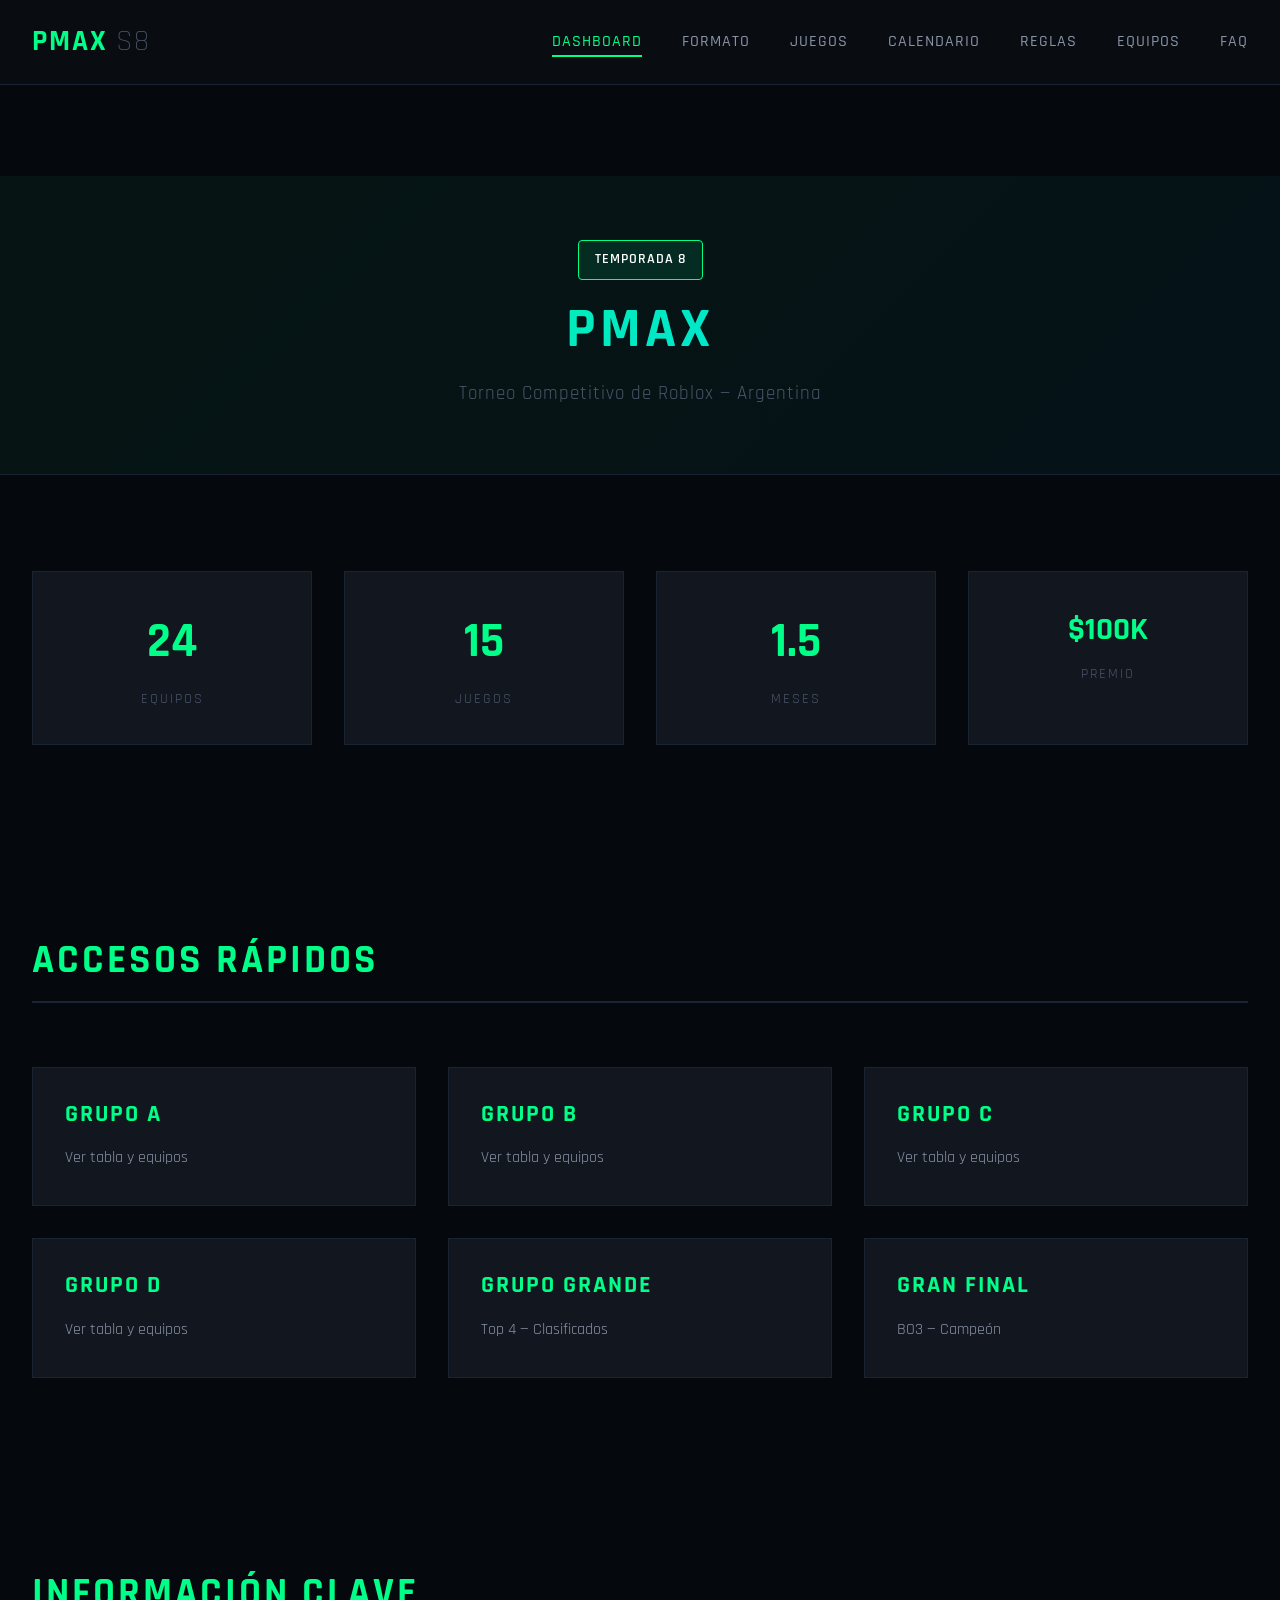
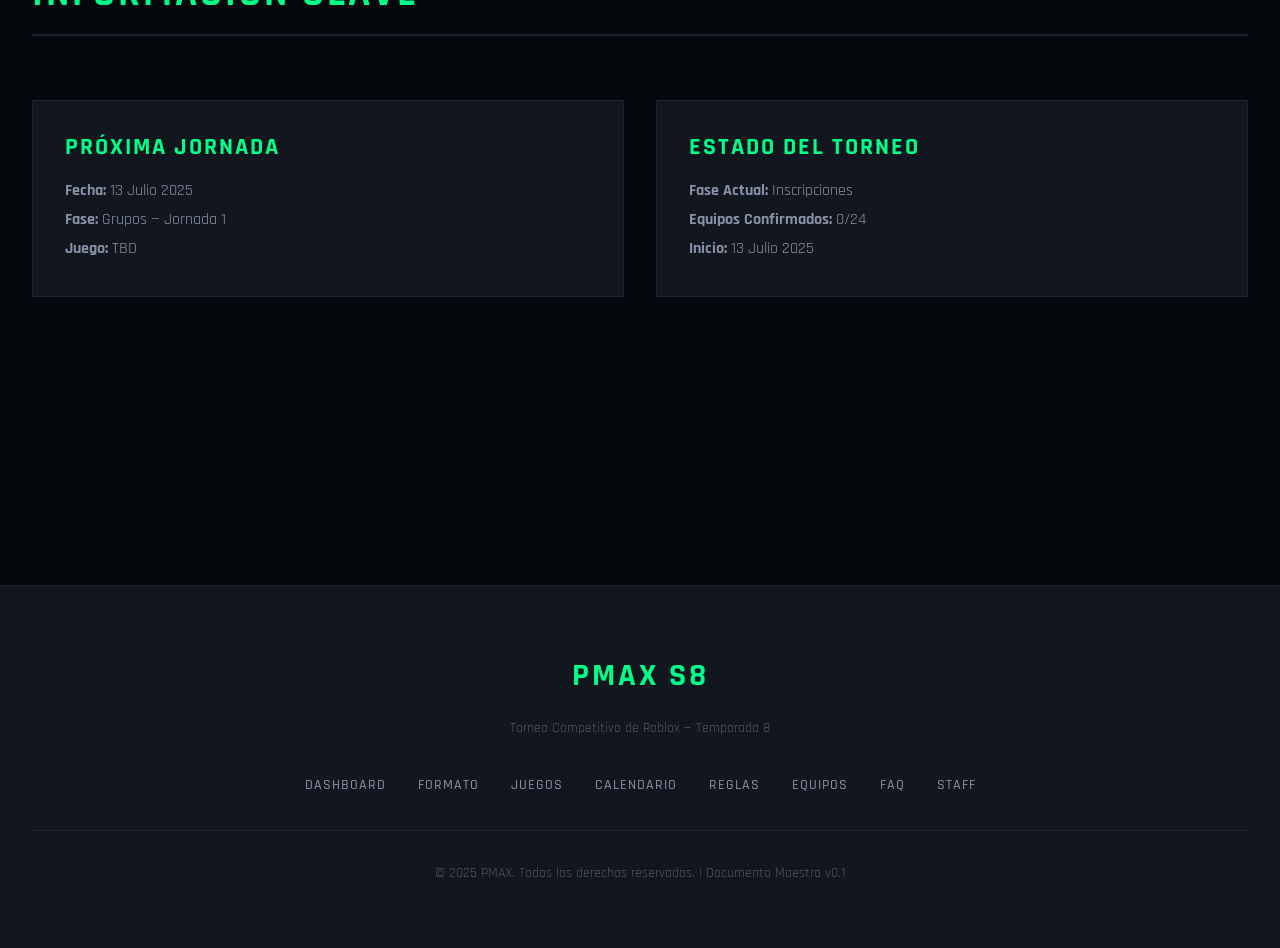
<file: index.html>
<!DOCTYPE html>
<html lang="es">
<head>
    <meta charset="UTF-8">
    <meta name="viewport" content="width=device-width, initial-scale=1.0">
    <title>PMAX S8 — Torneo Competitivo Roblox</title>
    <link rel="preconnect" href="https://fonts.googleapis.com">
    <link rel="preconnect" href="https://fonts.gstatic.com" crossorigin>
    <link href="https://fonts.googleapis.com/css2?family=Rajdhani:wght@300;400;500;600;700&family=JetBrains+Mono:wght@400;500;600;700&display=swap" rel="stylesheet">
    <link rel="stylesheet" href="css/base.css">
    <link rel="stylesheet" href="css/components.css">
</head>
<body>
    <header>
        <nav>
            <div class="logo">PMAX <span>S8</span></div>
            <button class="menu-toggle" aria-label="Toggle menu">☰</button>
            <ul class="nav-links">
                <li><a href="index.html">Dashboard</a></li>
                <li><a href="pages/formato.html">Formato</a></li>
                <li><a href="pages/juegos.html">Juegos</a></li>
                <li><a href="pages/calendario.html">Calendario</a></li>
                <li><a href="pages/reglas.html">Reglas</a></li>
                <li><a href="pages/equipos.html">Equipos</a></li>
                <li><a href="pages/faq.html">FAQ</a></li>
            </ul>
        </nav>
    </header>

    <main class="page-content">
        <section class="page-hero">
            <div class="container text-center">
                <div class="badge mb-sm">TEMPORADA 8</div>
                <h1>PMAX</h1>
                <p>Torneo Competitivo de Roblox — Argentina</p>
            </div>
        </section>

        <section class="section">
            <div class="container">
                <div class="grid grid-4">
                    <div class="card text-center">
                        <div style="font-size: 3rem; font-weight: 700; color: var(--primary); margin-bottom: 0.5rem;">24</div>
                        <div style="font-size: 0.9rem; text-transform: uppercase; letter-spacing: 2px; color: var(--text-muted);">Equipos</div>
                    </div>
                    <div class="card text-center">
                        <div style="font-size: 3rem; font-weight: 700; color: var(--primary); margin-bottom: 0.5rem;">15</div>
                        <div style="font-size: 0.9rem; text-transform: uppercase; letter-spacing: 2px; color: var(--text-muted);">Juegos</div>
                    </div>
                    <div class="card text-center">
                        <div style="font-size: 3rem; font-weight: 700; color: var(--primary); margin-bottom: 0.5rem;">1.5</div>
                        <div style="font-size: 0.9rem; text-transform: uppercase; letter-spacing: 2px; color: var(--text-muted);">Meses</div>
                    </div>
                    <div class="card text-center">
                        <div style="font-size: 2rem; font-weight: 700; color: var(--primary); margin-bottom: 0.5rem;">$100K</div>
                        <div style="font-size: 0.9rem; text-transform: uppercase; letter-spacing: 2px; color: var(--text-muted);">Premio</div>
                    </div>
                </div>
            </div>
        </section>

        <section class="section">
            <div class="container">
                <div class="section-header">
                    <h2 class="section-title">Accesos Rápidos</h2>
                </div>
                
                <div class="grid grid-3">
                    <a href="pages/grupo-a.html" style="text-decoration: none;">
                        <div class="card">
                            <h3 class="card-title">Grupo A</h3>
                            <p class="card-content">Ver tabla y equipos</p>
                        </div>
                    </a>
                    <a href="pages/grupo-b.html" style="text-decoration: none;">
                        <div class="card">
                            <h3 class="card-title">Grupo B</h3>
                            <p class="card-content">Ver tabla y equipos</p>
                        </div>
                    </a>
                    <a href="pages/grupo-c.html" style="text-decoration: none;">
                        <div class="card">
                            <h3 class="card-title">Grupo C</h3>
                            <p class="card-content">Ver tabla y equipos</p>
                        </div>
                    </a>
                    <a href="pages/grupo-d.html" style="text-decoration: none;">
                        <div class="card">
                            <h3 class="card-title">Grupo D</h3>
                            <p class="card-content">Ver tabla y equipos</p>
                        </div>
                    </a>
                    <a href="pages/grupo-grande.html" style="text-decoration: none;">
                        <div class="card">
                            <h3 class="card-title">Grupo Grande</h3>
                            <p class="card-content">Top 4 — Clasificados</p>
                        </div>
                    </a>
                    <a href="pages/final.html" style="text-decoration: none;">
                        <div class="card">
                            <h3 class="card-title">Gran Final</h3>
                            <p class="card-content">BO3 — Campeón</p>
                        </div>
                    </a>
                </div>
            </div>
        </section>

        <section class="section">
            <div class="container">
                <div class="section-header">
                    <h2 class="section-title">Información Clave</h2>
                </div>
                
                <div class="grid grid-2">
                    <div class="card">
                        <h3 class="card-title">Próxima Jornada</h3>
                        <div class="card-content">
                            <p><strong>Fecha:</strong> 13 Julio 2025</p>
                            <p><strong>Fase:</strong> Grupos — Jornada 1</p>
                            <p><strong>Juego:</strong> TBD</p>
                        </div>
                    </div>
                    <div class="card">
                        <h3 class="card-title">Estado del Torneo</h3>
                        <div class="card-content">
                            <p><strong>Fase Actual:</strong> Inscripciones</p>
                            <p><strong>Equipos Confirmados:</strong> 0/24</p>
                            <p><strong>Inicio:</strong> 13 Julio 2025</p>
                        </div>
                    </div>
                </div>
            </div>
        </section>
    </main>

    <footer>
        <div class="footer-content">
            <div class="footer-brand">PMAX S8</div>
            <p class="footer-text">Torneo Competitivo de Roblox — Temporada 8</p>
            
            <ul class="footer-links">
                <li><a href="index.html">Dashboard</a></li>
                <li><a href="pages/formato.html">Formato</a></li>
                <li><a href="pages/juegos.html">Juegos</a></li>
                <li><a href="pages/calendario.html">Calendario</a></li>
                <li><a href="pages/reglas.html">Reglas</a></li>
                <li><a href="pages/equipos.html">Equipos</a></li>
                <li><a href="pages/faq.html">FAQ</a></li>
                <li><a href="pages/staff.html">Staff</a></li>
            </ul>

            <div class="copyright">
                © 2025 PMAX. Todos los derechos reservados. | Documento Maestro v0.1
            </div>
        </div>
    </footer>

    <script src="js/nav.js"></script>
</body>
</html>
</file>
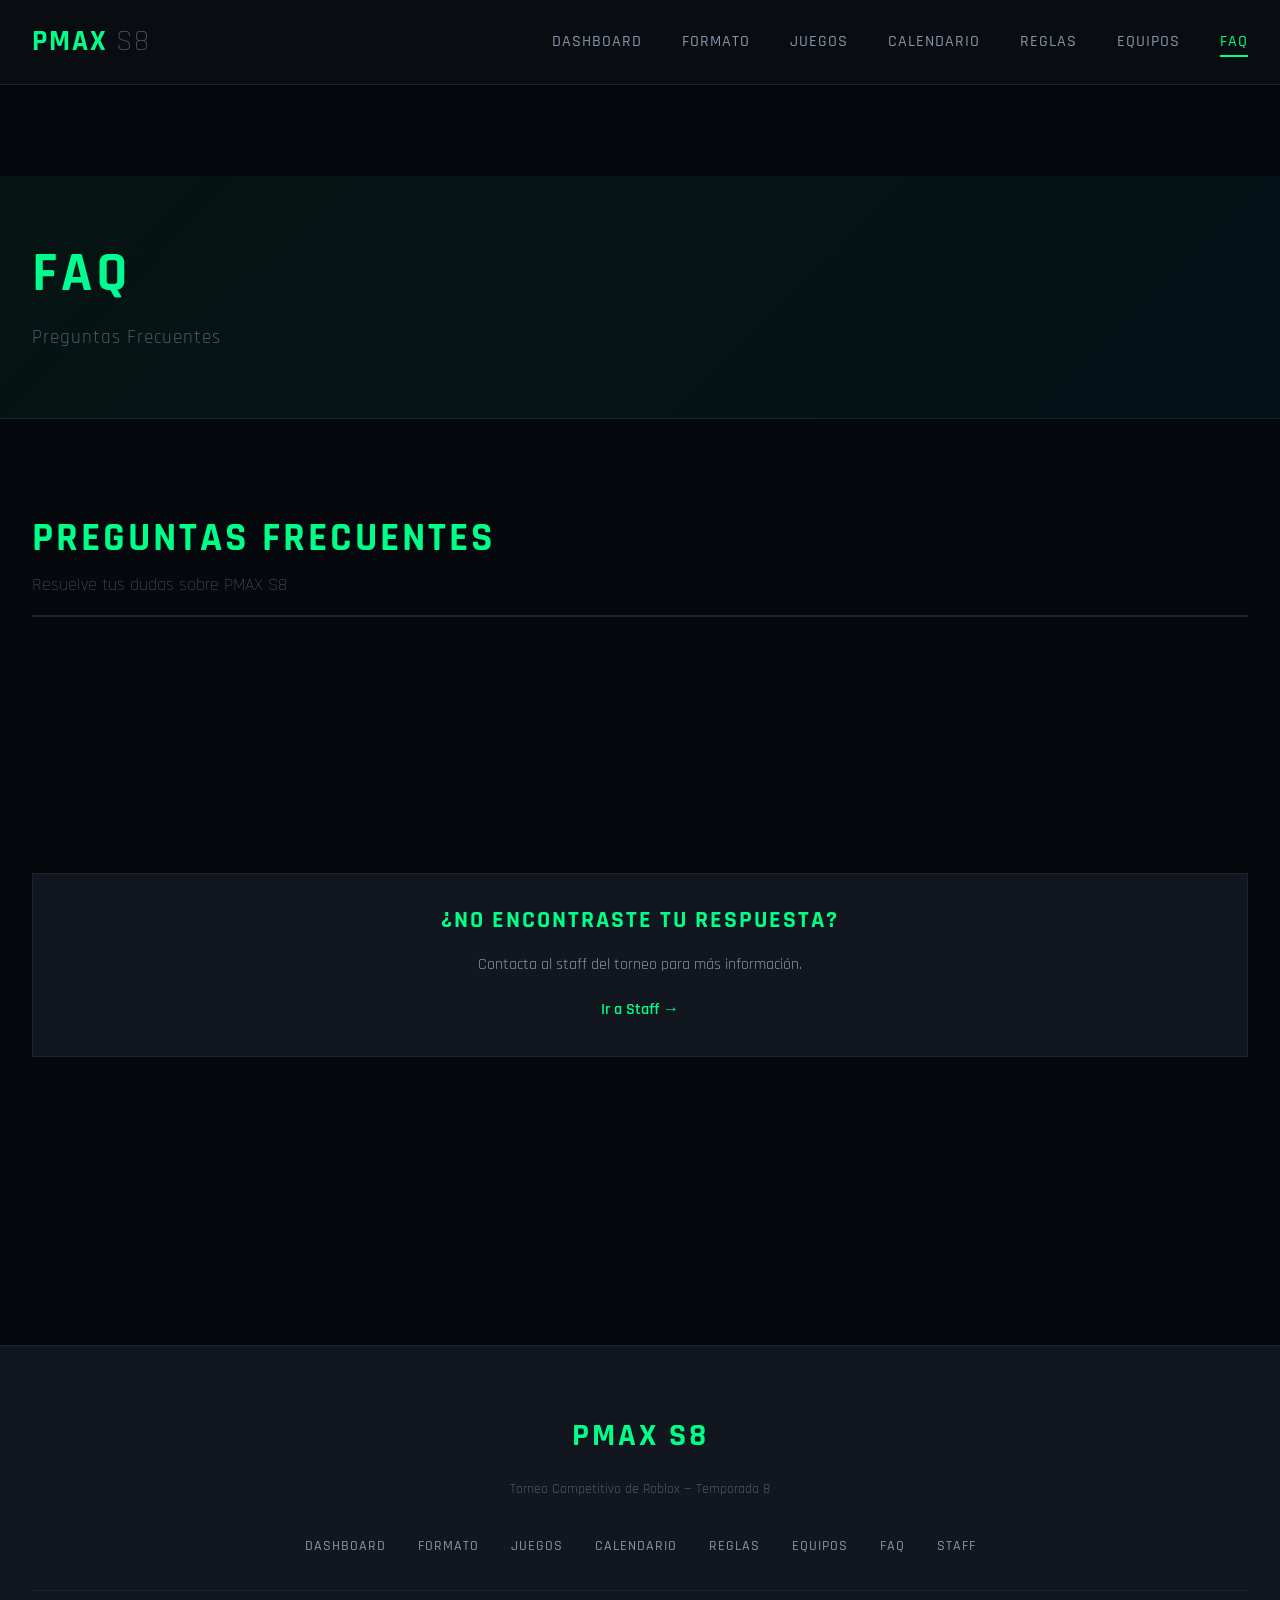
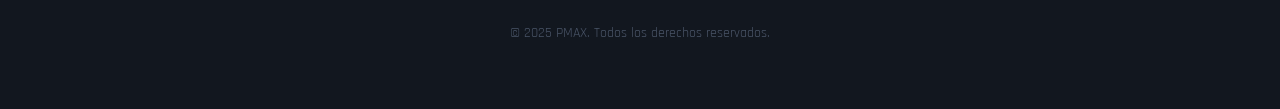
<file: pages/faq.html>
<!DOCTYPE html>
<html lang="es">
<head>
    <meta charset="UTF-8">
    <meta name="viewport" content="width=device-width, initial-scale=1.0">
    <title>FAQ — PMAX S8</title>
    <link rel="preconnect" href="https://fonts.googleapis.com">
    <link rel="preconnect" href="https://fonts.gstatic.com" crossorigin>
    <link href="https://fonts.googleapis.com/css2?family=Rajdhani:wght@300;400;500;600;700&family=JetBrains+Mono:wght@400;500;600;700&display=swap" rel="stylesheet">
    <link rel="stylesheet" href="../css/base.css">
    <link rel="stylesheet" href="../css/components.css">
</head>
<body>
    <header>
        <nav>
            <div class="logo">PMAX <span>S8</span></div>
            <button class="menu-toggle" aria-label="Toggle menu">☰</button>
            <ul class="nav-links">
                <li><a href="../index.html">Dashboard</a></li>
                <li><a href="formato.html">Formato</a></li>
                <li><a href="juegos.html">Juegos</a></li>
                <li><a href="calendario.html">Calendario</a></li>
                <li><a href="reglas.html">Reglas</a></li>
                <li><a href="equipos.html">Equipos</a></li>
                <li><a href="faq.html">FAQ</a></li>
            </ul>
        </nav>
    </header>

    <main class="page-content">
        <section class="page-hero">
            <div class="container">
                <h1>FAQ</h1>
                <p>Preguntas Frecuentes</p>
            </div>
        </section>

        <section class="section">
            <div class="container">
                <div class="section-header">
                    <h2 class="section-title">Preguntas Frecuentes</h2>
                    <p class="section-subtitle">Resuelve tus dudas sobre PMAX S8</p>
                </div>

                <div id="faq-container">
                    <!-- Cargado dinámicamente desde faq.json -->
                </div>
            </div>
        </section>

        <section class="section">
            <div class="container">
                <div class="card text-center">
                    <h3 class="card-title">¿No encontraste tu respuesta?</h3>
                    <div class="card-content">
                        <p>Contacta al staff del torneo para más información.</p>
                        <p class="mt-sm"><a href="staff.html" style="color: var(--primary); font-weight: 600;">Ir a Staff →</a></p>
                    </div>
                </div>
            </div>
        </section>
    </main>

    <footer>
        <div class="footer-content">
            <div class="footer-brand">PMAX S8</div>
            <p class="footer-text">Torneo Competitivo de Roblox — Temporada 8</p>
            
            <ul class="footer-links">
                <li><a href="../index.html">Dashboard</a></li>
                <li><a href="formato.html">Formato</a></li>
                <li><a href="juegos.html">Juegos</a></li>
                <li><a href="calendario.html">Calendario</a></li>
                <li><a href="reglas.html">Reglas</a></li>
                <li><a href="equipos.html">Equipos</a></li>
                <li><a href="faq.html">FAQ</a></li>
                <li><a href="staff.html">Staff</a></li>
            </ul>

            <div class="copyright">
                © 2025 PMAX. Todos los derechos reservados.
            </div>
        </div>
    </footer>

    <script src="../js/nav.js"></script>
    <script src="../js/data.js"></script>
    <script>
        // Cargar FAQ
        document.addEventListener('DOMContentLoaded', function() {
            PMAX_DATA.renderFAQ();
        });
    </script>
</body>
</html>
</file>
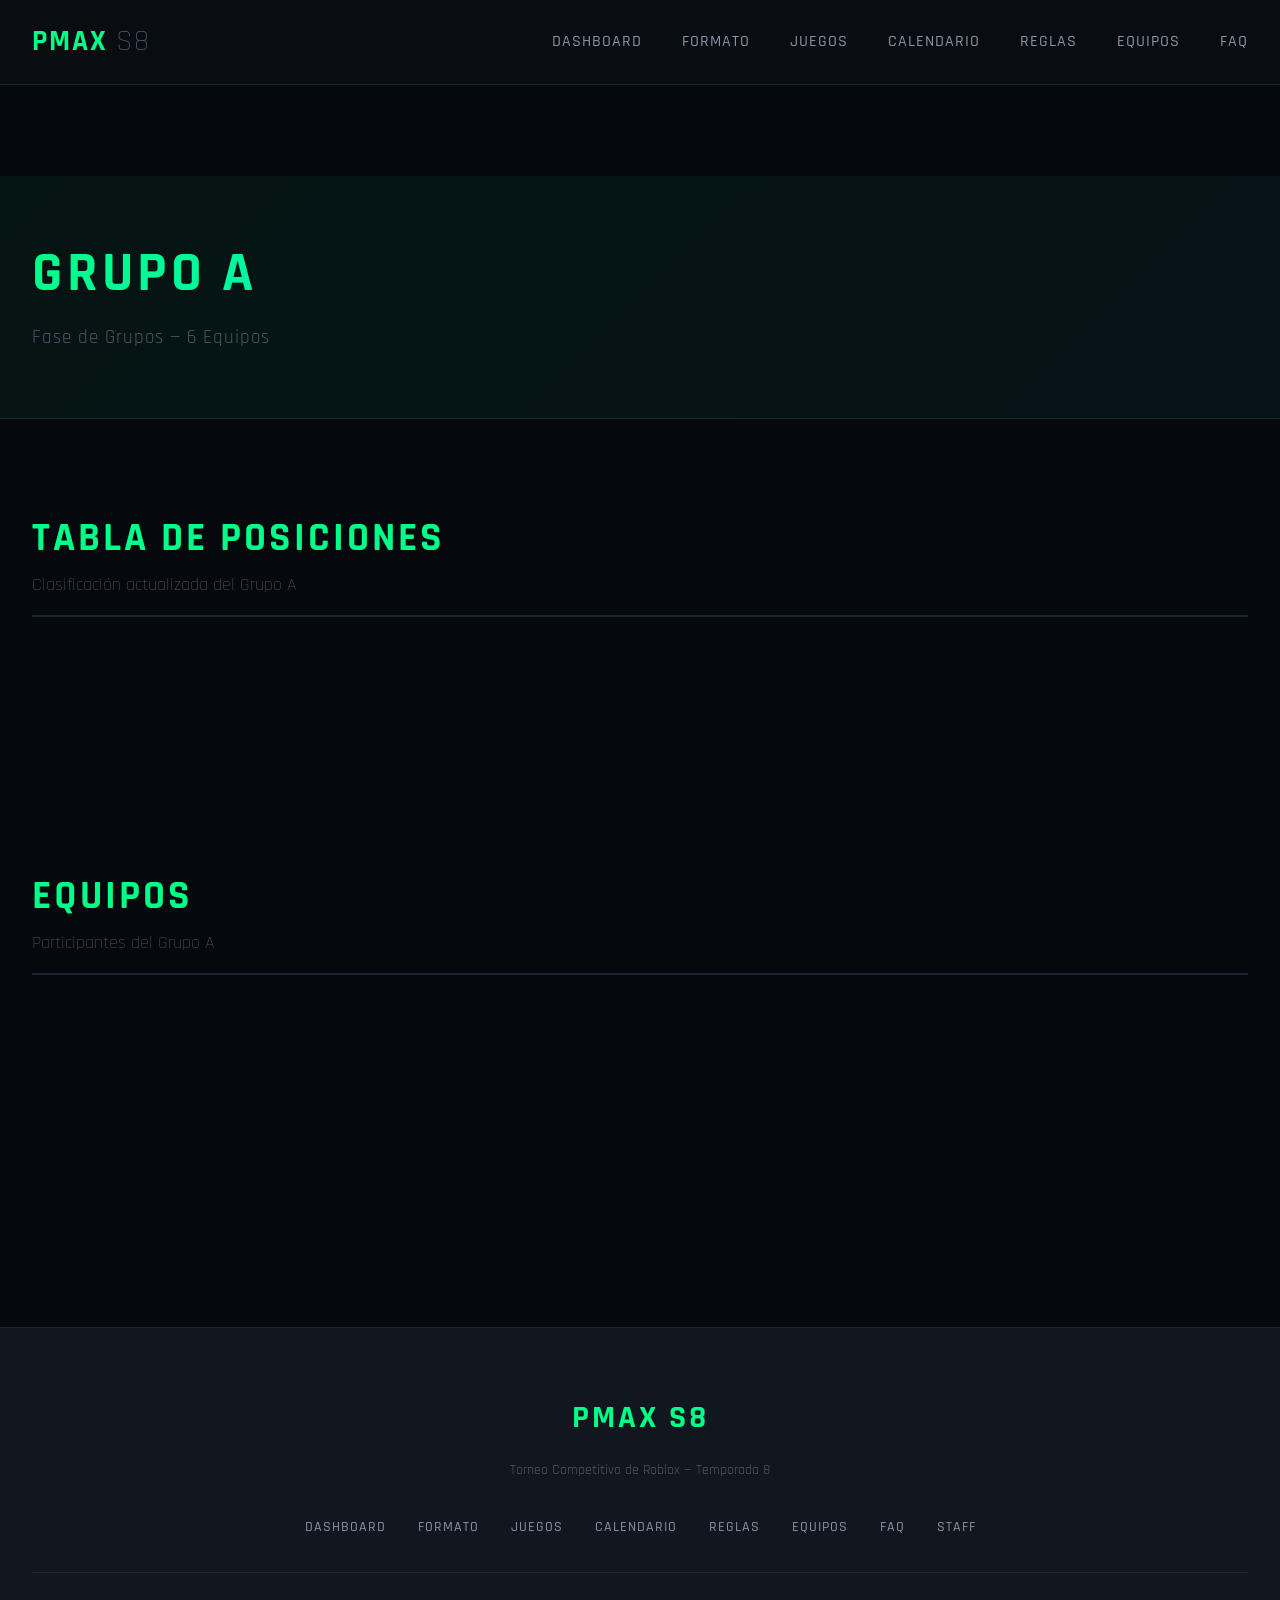
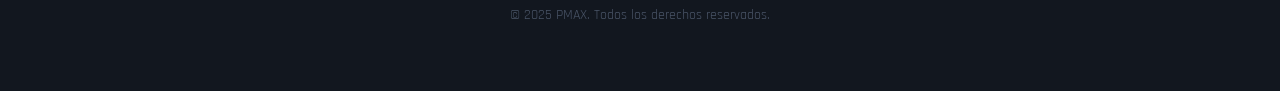
<file: pages/grupo-a.html>
<!DOCTYPE html>
<html lang="es">
<head>
    <meta charset="UTF-8">
    <meta name="viewport" content="width=device-width, initial-scale=1.0">
    <title>Grupo A — PMAX S8</title>
    <link rel="preconnect" href="https://fonts.googleapis.com">
    <link rel="preconnect" href="https://fonts.gstatic.com" crossorigin>
    <link href="https://fonts.googleapis.com/css2?family=Rajdhani:wght@300;400;500;600;700&family=JetBrains+Mono:wght@400;500;600;700&display=swap" rel="stylesheet">
    <link rel="stylesheet" href="../css/base.css">
    <link rel="stylesheet" href="../css/components.css">
</head>
<body>
    <header>
        <nav>
            <div class="logo">PMAX <span>S8</span></div>
            <button class="menu-toggle" aria-label="Toggle menu">☰</button>
            <ul class="nav-links">
                <li><a href="../index.html">Dashboard</a></li>
                <li><a href="formato.html">Formato</a></li>
                <li><a href="juegos.html">Juegos</a></li>
                <li><a href="calendario.html">Calendario</a></li>
                <li><a href="reglas.html">Reglas</a></li>
                <li><a href="equipos.html">Equipos</a></li>
                <li><a href="faq.html">FAQ</a></li>
            </ul>
        </nav>
    </header>

    <main class="page-content">
        <section class="page-hero">
            <div class="container">
                <h1>Grupo A</h1>
                <p>Fase de Grupos — 6 Equipos</p>
            </div>
        </section>

        <section class="section">
            <div class="container">
                <div class="section-header">
                    <h2 class="section-title">Tabla de Posiciones</h2>
                    <p class="section-subtitle">Clasificación actualizada del Grupo A</p>
                </div>

                <div id="standings-container">
                    <!-- Cargado dinámicamente desde standings.json -->
                </div>
            </div>
        </section>

        <section class="section">
            <div class="container">
                <div class="section-header">
                    <h2 class="section-title">Equipos</h2>
                    <p class="section-subtitle">Participantes del Grupo A</p>
                </div>

                <div class="grid grid-3" id="teams-container-group">
                    <!-- Se carga dinámicamente -->
                </div>
            </div>
        </section>
    </main>

    <footer>
        <div class="footer-content">
            <div class="footer-brand">PMAX S8</div>
            <p class="footer-text">Torneo Competitivo de Roblox — Temporada 8</p>
            
            <ul class="footer-links">
                <li><a href="../index.html">Dashboard</a></li>
                <li><a href="formato.html">Formato</a></li>
                <li><a href="juegos.html">Juegos</a></li>
                <li><a href="calendario.html">Calendario</a></li>
                <li><a href="reglas.html">Reglas</a></li>
                <li><a href="equipos.html">Equipos</a></li>
                <li><a href="faq.html">FAQ</a></li>
                <li><a href="staff.html">Staff</a></li>
            </ul>

            <div class="copyright">
                © 2025 PMAX. Todos los derechos reservados.
            </div>
        </div>
    </footer>

    <script src="../js/nav.js"></script>
    <script src="../js/data.js"></script>
    <script>
        // Cargar datos del Grupo A
        document.addEventListener('DOMContentLoaded', async function() {
            // Cargar tabla
            await PMAX_DATA.renderStandings('Grupo A');
            
            // Cargar equipos del grupo
            const teams = await PMAX_DATA.loadData('teams');
            const groupTeams = teams.filter(t => t.group === 'Grupo A');
            
            const container = document.getElementById('teams-container-group');
            container.innerHTML = groupTeams.map(team => `
                <div class="card">
                    <h3 class="card-title">${team.name}</h3>
                    <div class="card-content">
                        <p><strong>Jugadores:</strong><br>${team.players.join('<br>')}</p>
                    </div>
                </div>
            `).join('');
        });
    </script>
</body>
</html>
</file>
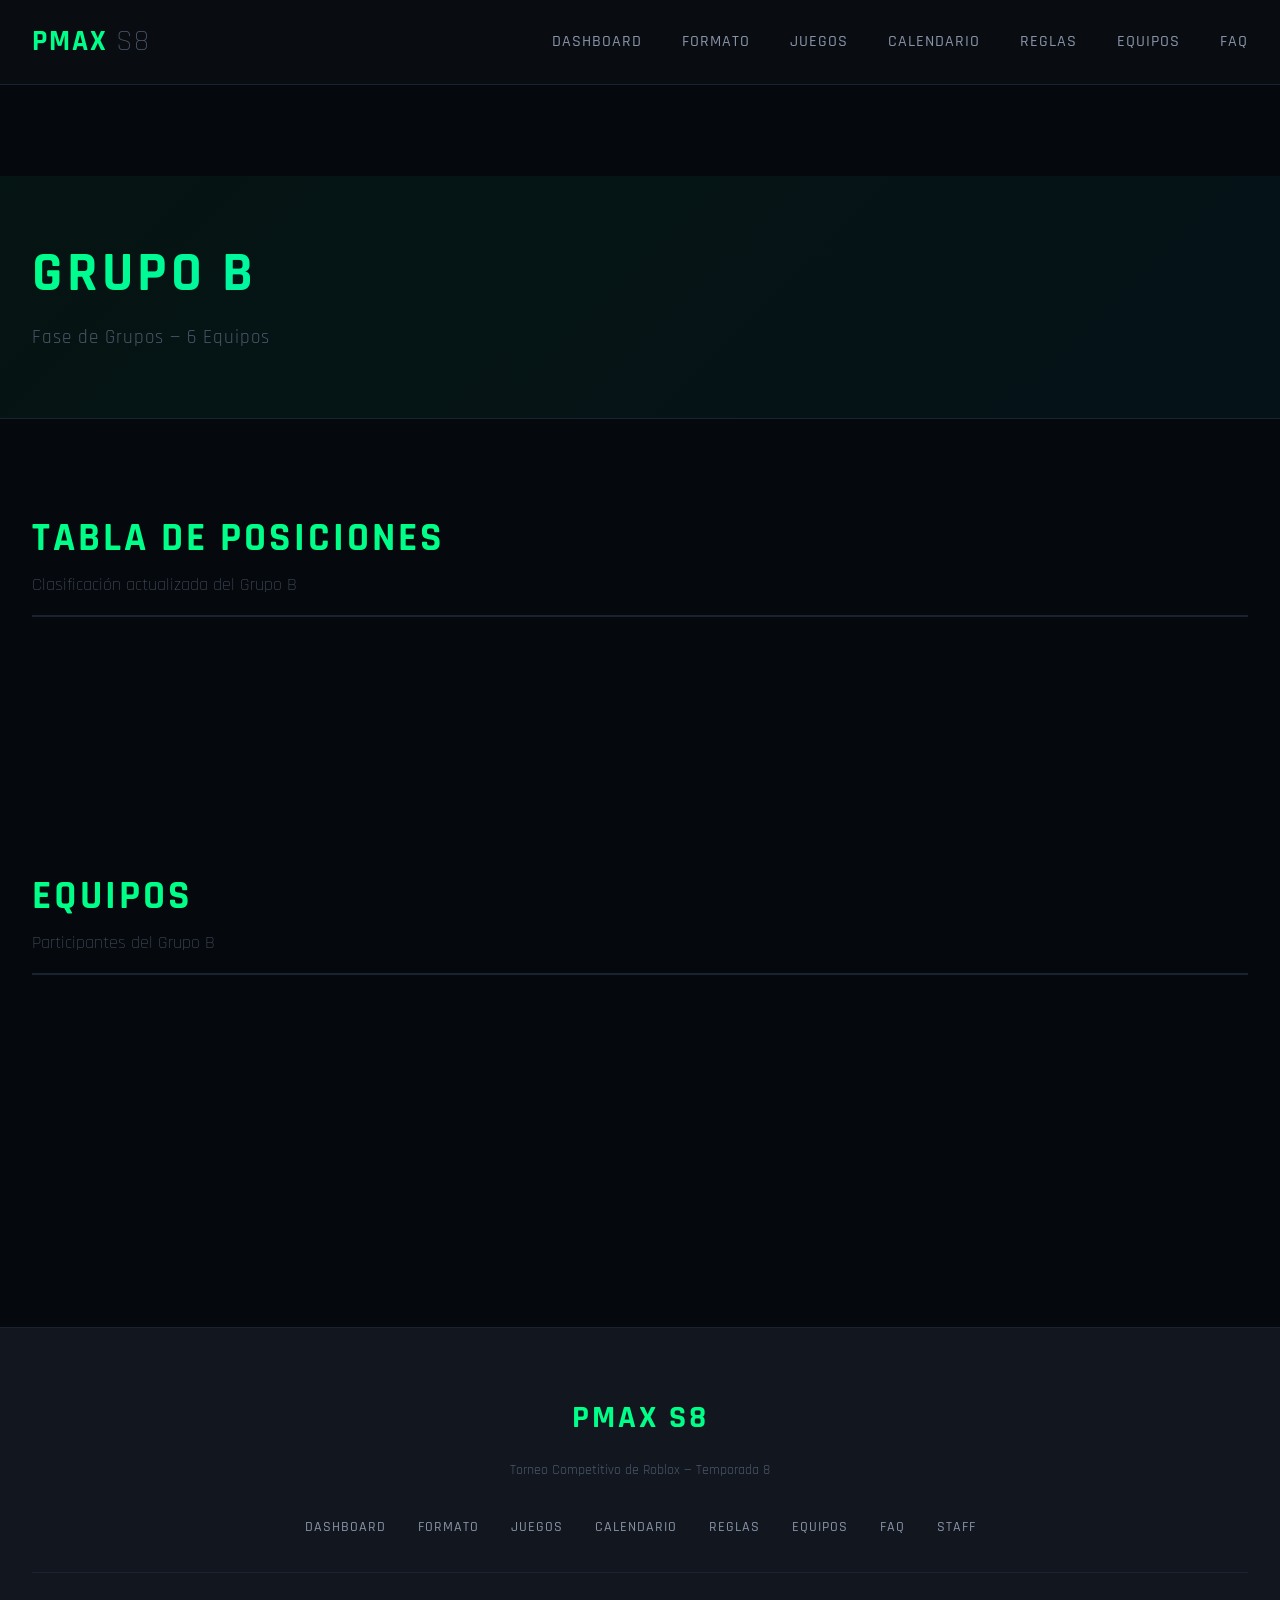
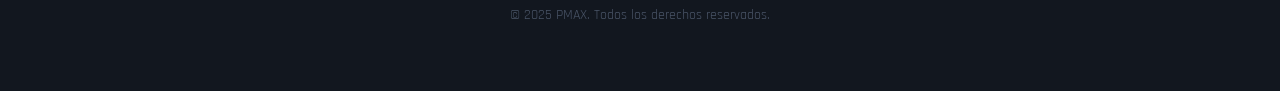
<file: pages/grupo-b.html>
<!DOCTYPE html>
<html lang="es">
<head>
    <meta charset="UTF-8">
    <meta name="viewport" content="width=device-width, initial-scale=1.0">
    <title>Grupo B — PMAX S8</title>
    <link rel="preconnect" href="https://fonts.googleapis.com">
    <link rel="preconnect" href="https://fonts.gstatic.com" crossorigin>
    <link href="https://fonts.googleapis.com/css2?family=Rajdhani:wght@300;400;500;600;700&family=JetBrains+Mono:wght@400;500;600;700&display=swap" rel="stylesheet">
    <link rel="stylesheet" href="../css/base.css">
    <link rel="stylesheet" href="../css/components.css">
</head>
<body>
    <header>
        <nav>
            <div class="logo">PMAX <span>S8</span></div>
            <button class="menu-toggle" aria-label="Toggle menu">☰</button>
            <ul class="nav-links">
                <li><a href="../index.html">Dashboard</a></li>
                <li><a href="formato.html">Formato</a></li>
                <li><a href="juegos.html">Juegos</a></li>
                <li><a href="calendario.html">Calendario</a></li>
                <li><a href="reglas.html">Reglas</a></li>
                <li><a href="equipos.html">Equipos</a></li>
                <li><a href="faq.html">FAQ</a></li>
            </ul>
        </nav>
    </header>

    <main class="page-content">
        <section class="page-hero">
            <div class="container">
                <h1>Grupo B</h1>
                <p>Fase de Grupos — 6 Equipos</p>
            </div>
        </section>

        <section class="section">
            <div class="container">
                <div class="section-header">
                    <h2 class="section-title">Tabla de Posiciones</h2>
                    <p class="section-subtitle">Clasificación actualizada del Grupo B</p>
                </div>

                <div id="standings-container">
                    <!-- Cargado dinámicamente desde standings.json -->
                </div>
            </div>
        </section>

        <section class="section">
            <div class="container">
                <div class="section-header">
                    <h2 class="section-title">Equipos</h2>
                    <p class="section-subtitle">Participantes del Grupo B</p>
                </div>

                <div class="grid grid-3" id="teams-container-group">
                    <!-- Se carga dinámicamente -->
                </div>
            </div>
        </section>
    </main>

    <footer>
        <div class="footer-content">
            <div class="footer-brand">PMAX S8</div>
            <p class="footer-text">Torneo Competitivo de Roblox — Temporada 8</p>
            
            <ul class="footer-links">
                <li><a href="../index.html">Dashboard</a></li>
                <li><a href="formato.html">Formato</a></li>
                <li><a href="juegos.html">Juegos</a></li>
                <li><a href="calendario.html">Calendario</a></li>
                <li><a href="reglas.html">Reglas</a></li>
                <li><a href="equipos.html">Equipos</a></li>
                <li><a href="faq.html">FAQ</a></li>
                <li><a href="staff.html">Staff</a></li>
            </ul>

            <div class="copyright">
                © 2025 PMAX. Todos los derechos reservados.
            </div>
        </div>
    </footer>

    <script src="../js/nav.js"></script>
    <script src="../js/data.js"></script>
    <script>
        // Cargar datos del Grupo B
        document.addEventListener('DOMContentLoaded', async function() {
            // Cargar tabla
            await PMAX_DATA.renderStandings('Grupo B');
            
            // Cargar equipos del grupo
            const teams = await PMAX_DATA.loadData('teams');
            const groupTeams = teams.filter(t => t.group === 'Grupo B');
            
            const container = document.getElementById('teams-container-group');
            container.innerHTML = groupTeams.map(team => `
                <div class="card">
                    <h3 class="card-title">${team.name}</h3>
                    <div class="card-content">
                        <p><strong>Jugadores:</strong><br>${team.players.join('<br>')}</p>
                    </div>
                </div>
            `).join('');
        });
    </script>
</body>
</html>
</file>
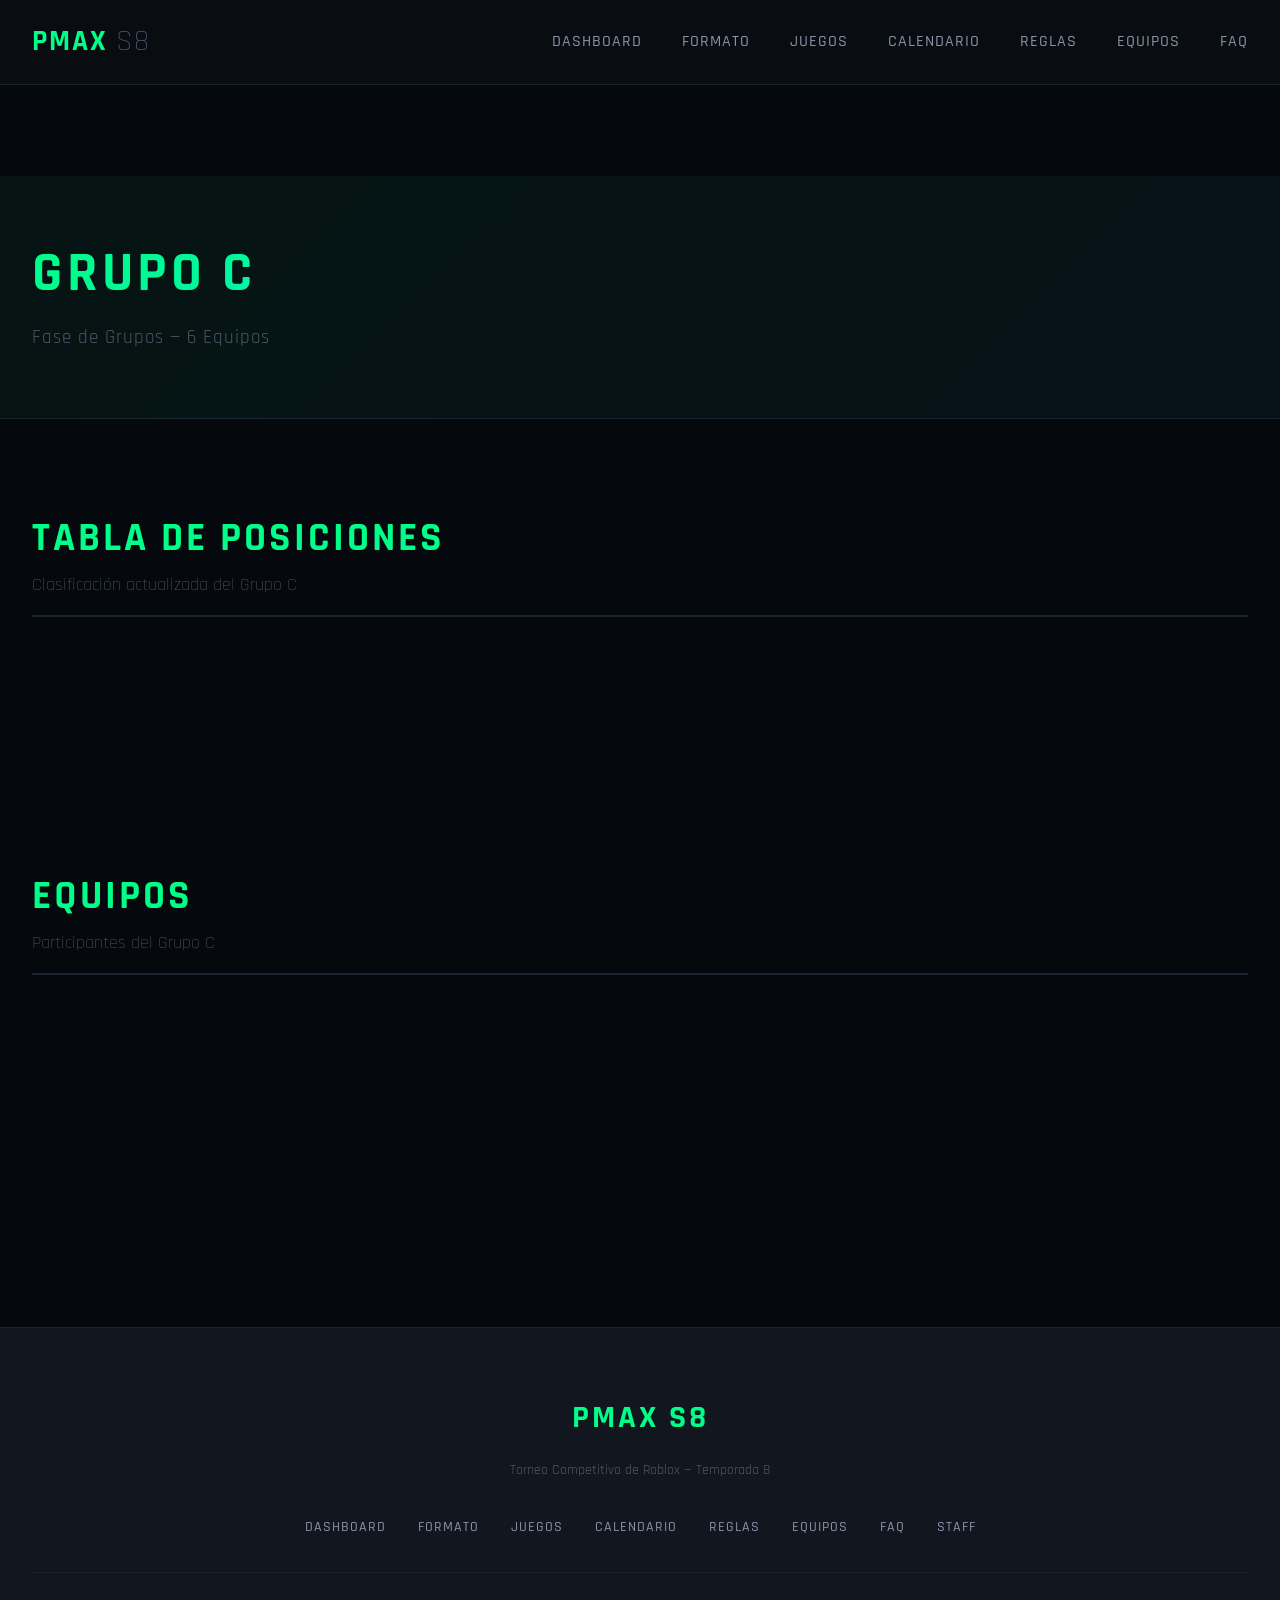
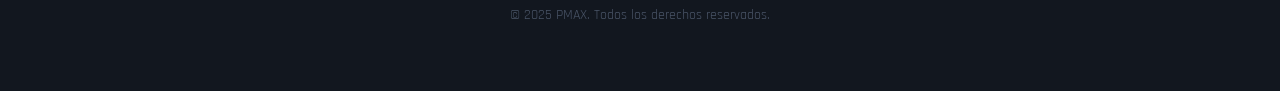
<file: pages/grupo-c.html>
<!DOCTYPE html>
<html lang="es">
<head>
    <meta charset="UTF-8">
    <meta name="viewport" content="width=device-width, initial-scale=1.0">
    <title>Grupo C — PMAX S8</title>
    <link rel="preconnect" href="https://fonts.googleapis.com">
    <link rel="preconnect" href="https://fonts.gstatic.com" crossorigin>
    <link href="https://fonts.googleapis.com/css2?family=Rajdhani:wght@300;400;500;600;700&family=JetBrains+Mono:wght@400;500;600;700&display=swap" rel="stylesheet">
    <link rel="stylesheet" href="../css/base.css">
    <link rel="stylesheet" href="../css/components.css">
</head>
<body>
    <header>
        <nav>
            <div class="logo">PMAX <span>S8</span></div>
            <button class="menu-toggle" aria-label="Toggle menu">☰</button>
            <ul class="nav-links">
                <li><a href="../index.html">Dashboard</a></li>
                <li><a href="formato.html">Formato</a></li>
                <li><a href="juegos.html">Juegos</a></li>
                <li><a href="calendario.html">Calendario</a></li>
                <li><a href="reglas.html">Reglas</a></li>
                <li><a href="equipos.html">Equipos</a></li>
                <li><a href="faq.html">FAQ</a></li>
            </ul>
        </nav>
    </header>

    <main class="page-content">
        <section class="page-hero">
            <div class="container">
                <h1>Grupo C</h1>
                <p>Fase de Grupos — 6 Equipos</p>
            </div>
        </section>

        <section class="section">
            <div class="container">
                <div class="section-header">
                    <h2 class="section-title">Tabla de Posiciones</h2>
                    <p class="section-subtitle">Clasificación actualizada del Grupo C</p>
                </div>

                <div id="standings-container">
                    <!-- Cargado dinámicamente desde standings.json -->
                </div>
            </div>
        </section>

        <section class="section">
            <div class="container">
                <div class="section-header">
                    <h2 class="section-title">Equipos</h2>
                    <p class="section-subtitle">Participantes del Grupo C</p>
                </div>

                <div class="grid grid-3" id="teams-container-group">
                    <!-- Se carga dinámicamente -->
                </div>
            </div>
        </section>
    </main>

    <footer>
        <div class="footer-content">
            <div class="footer-brand">PMAX S8</div>
            <p class="footer-text">Torneo Competitivo de Roblox — Temporada 8</p>
            
            <ul class="footer-links">
                <li><a href="../index.html">Dashboard</a></li>
                <li><a href="formato.html">Formato</a></li>
                <li><a href="juegos.html">Juegos</a></li>
                <li><a href="calendario.html">Calendario</a></li>
                <li><a href="reglas.html">Reglas</a></li>
                <li><a href="equipos.html">Equipos</a></li>
                <li><a href="faq.html">FAQ</a></li>
                <li><a href="staff.html">Staff</a></li>
            </ul>

            <div class="copyright">
                © 2025 PMAX. Todos los derechos reservados.
            </div>
        </div>
    </footer>

    <script src="../js/nav.js"></script>
    <script src="../js/data.js"></script>
    <script>
        // Cargar datos del Grupo C
        document.addEventListener('DOMContentLoaded', async function() {
            // Cargar tabla
            await PMAX_DATA.renderStandings('Grupo C');
            
            // Cargar equipos del grupo
            const teams = await PMAX_DATA.loadData('teams');
            const groupTeams = teams.filter(t => t.group === 'Grupo C');
            
            const container = document.getElementById('teams-container-group');
            container.innerHTML = groupTeams.map(team => `
                <div class="card">
                    <h3 class="card-title">${team.name}</h3>
                    <div class="card-content">
                        <p><strong>Jugadores:</strong><br>${team.players.join('<br>')}</p>
                    </div>
                </div>
            `).join('');
        });
    </script>
</body>
</html>
</file>
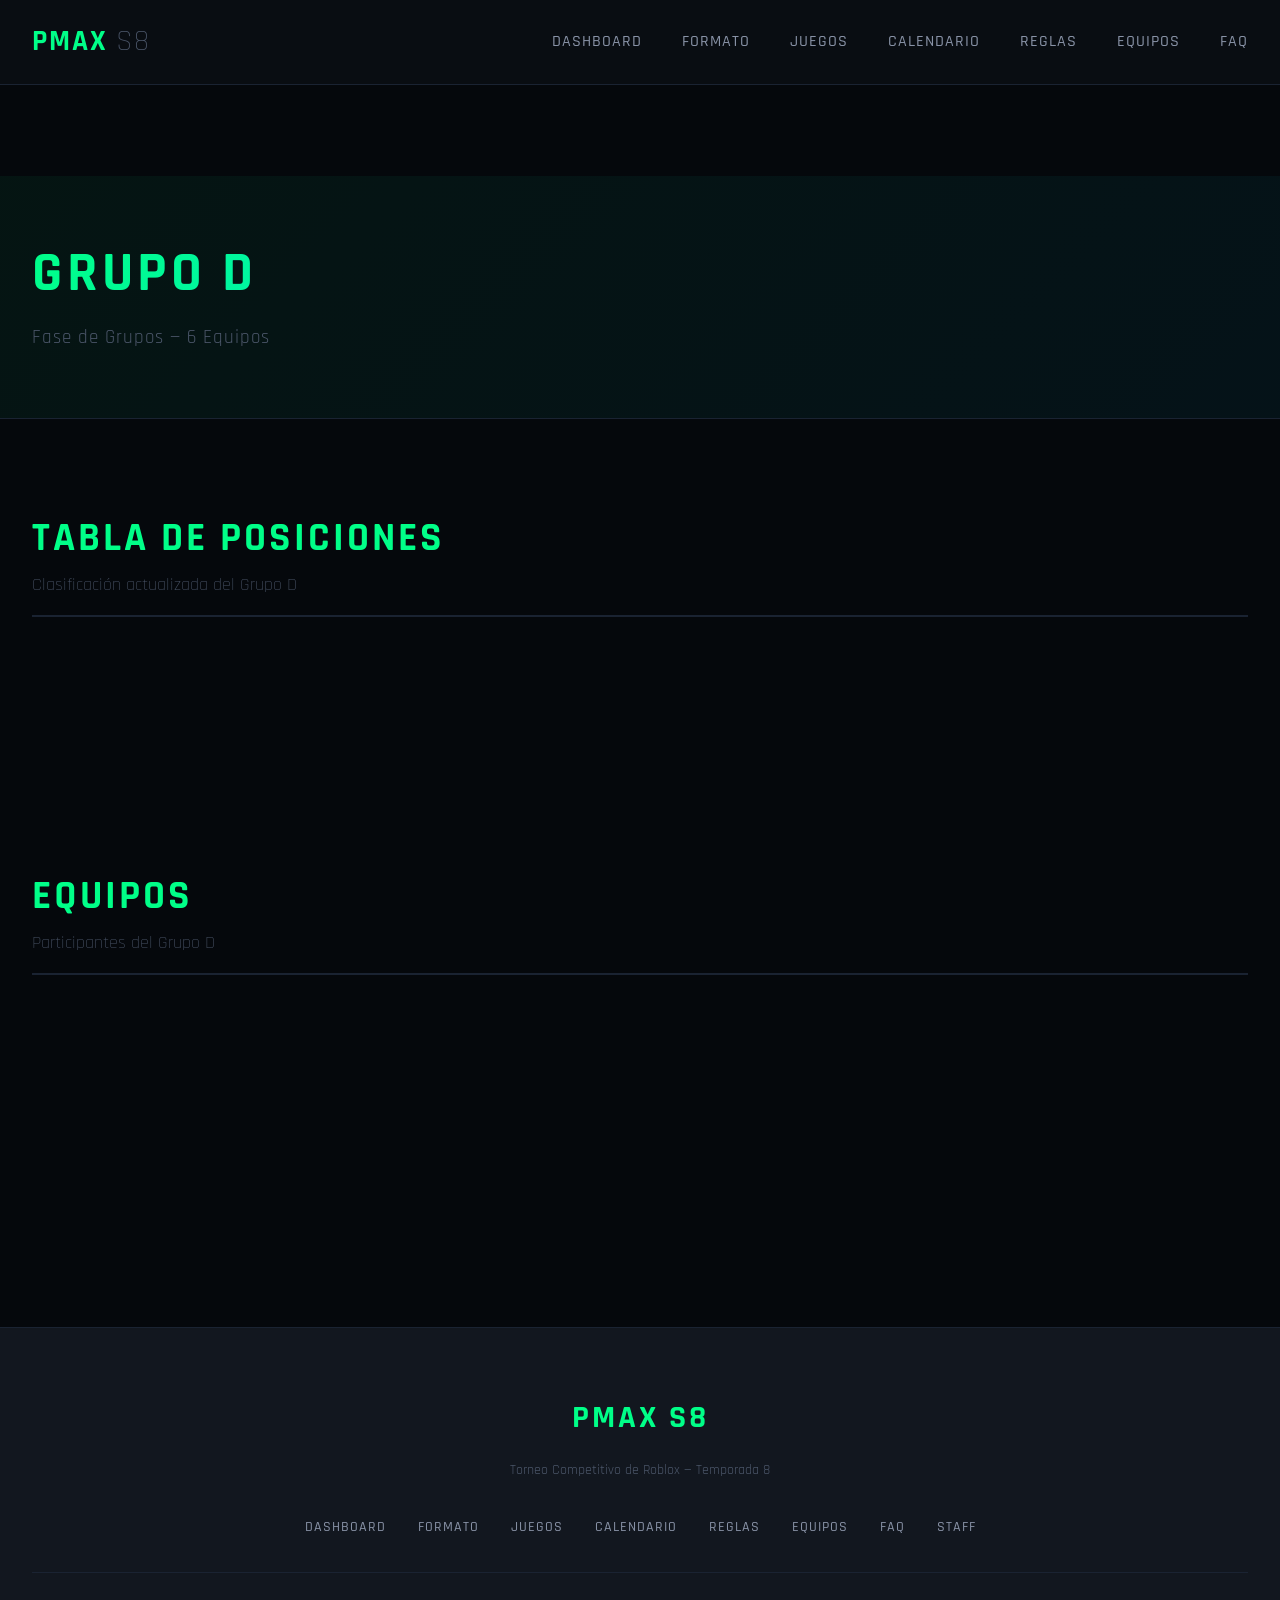
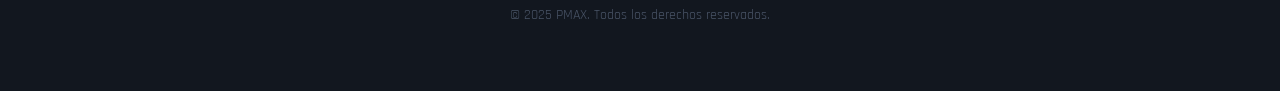
<file: pages/grupo-d.html>
<!DOCTYPE html>
<html lang="es">
<head>
    <meta charset="UTF-8">
    <meta name="viewport" content="width=device-width, initial-scale=1.0">
    <title>Grupo D — PMAX S8</title>
    <link rel="preconnect" href="https://fonts.googleapis.com">
    <link rel="preconnect" href="https://fonts.gstatic.com" crossorigin>
    <link href="https://fonts.googleapis.com/css2?family=Rajdhani:wght@300;400;500;600;700&family=JetBrains+Mono:wght@400;500;600;700&display=swap" rel="stylesheet">
    <link rel="stylesheet" href="../css/base.css">
    <link rel="stylesheet" href="../css/components.css">
</head>
<body>
    <header>
        <nav>
            <div class="logo">PMAX <span>S8</span></div>
            <button class="menu-toggle" aria-label="Toggle menu">☰</button>
            <ul class="nav-links">
                <li><a href="../index.html">Dashboard</a></li>
                <li><a href="formato.html">Formato</a></li>
                <li><a href="juegos.html">Juegos</a></li>
                <li><a href="calendario.html">Calendario</a></li>
                <li><a href="reglas.html">Reglas</a></li>
                <li><a href="equipos.html">Equipos</a></li>
                <li><a href="faq.html">FAQ</a></li>
            </ul>
        </nav>
    </header>

    <main class="page-content">
        <section class="page-hero">
            <div class="container">
                <h1>Grupo D</h1>
                <p>Fase de Grupos — 6 Equipos</p>
            </div>
        </section>

        <section class="section">
            <div class="container">
                <div class="section-header">
                    <h2 class="section-title">Tabla de Posiciones</h2>
                    <p class="section-subtitle">Clasificación actualizada del Grupo D</p>
                </div>

                <div id="standings-container">
                    <!-- Cargado dinámicamente desde standings.json -->
                </div>
            </div>
        </section>

        <section class="section">
            <div class="container">
                <div class="section-header">
                    <h2 class="section-title">Equipos</h2>
                    <p class="section-subtitle">Participantes del Grupo D</p>
                </div>

                <div class="grid grid-3" id="teams-container-group">
                    <!-- Se carga dinámicamente -->
                </div>
            </div>
        </section>
    </main>

    <footer>
        <div class="footer-content">
            <div class="footer-brand">PMAX S8</div>
            <p class="footer-text">Torneo Competitivo de Roblox — Temporada 8</p>
            
            <ul class="footer-links">
                <li><a href="../index.html">Dashboard</a></li>
                <li><a href="formato.html">Formato</a></li>
                <li><a href="juegos.html">Juegos</a></li>
                <li><a href="calendario.html">Calendario</a></li>
                <li><a href="reglas.html">Reglas</a></li>
                <li><a href="equipos.html">Equipos</a></li>
                <li><a href="faq.html">FAQ</a></li>
                <li><a href="staff.html">Staff</a></li>
            </ul>

            <div class="copyright">
                © 2025 PMAX. Todos los derechos reservados.
            </div>
        </div>
    </footer>

    <script src="../js/nav.js"></script>
    <script src="../js/data.js"></script>
    <script>
        // Cargar datos del Grupo D
        document.addEventListener('DOMContentLoaded', async function() {
            // Cargar tabla
            await PMAX_DATA.renderStandings('Grupo D');
            
            // Cargar equipos del grupo
            const teams = await PMAX_DATA.loadData('teams');
            const groupTeams = teams.filter(t => t.group === 'Grupo D');
            
            const container = document.getElementById('teams-container-group');
            container.innerHTML = groupTeams.map(team => `
                <div class="card">
                    <h3 class="card-title">${team.name}</h3>
                    <div class="card-content">
                        <p><strong>Jugadores:</strong><br>${team.players.join('<br>')}</p>
                    </div>
                </div>
            `).join('');
        });
    </script>
</body>
</html>
</file>
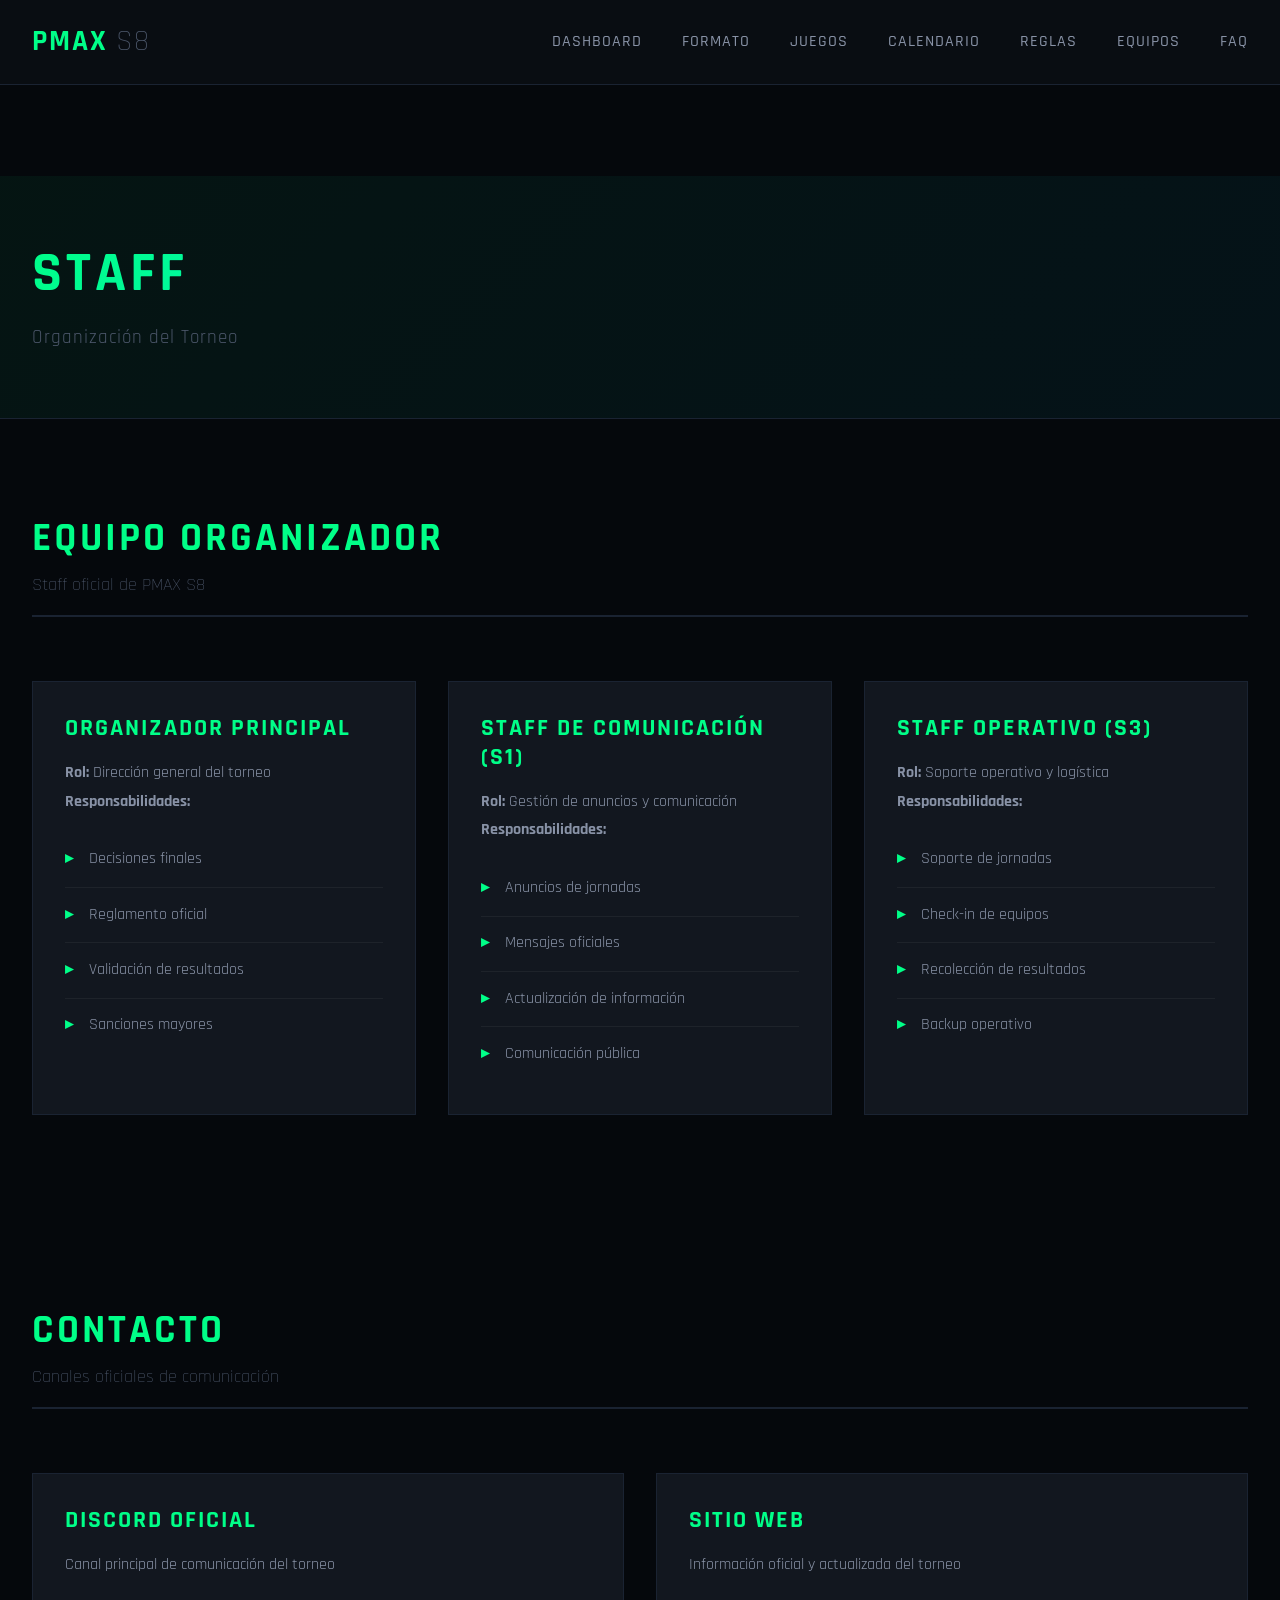
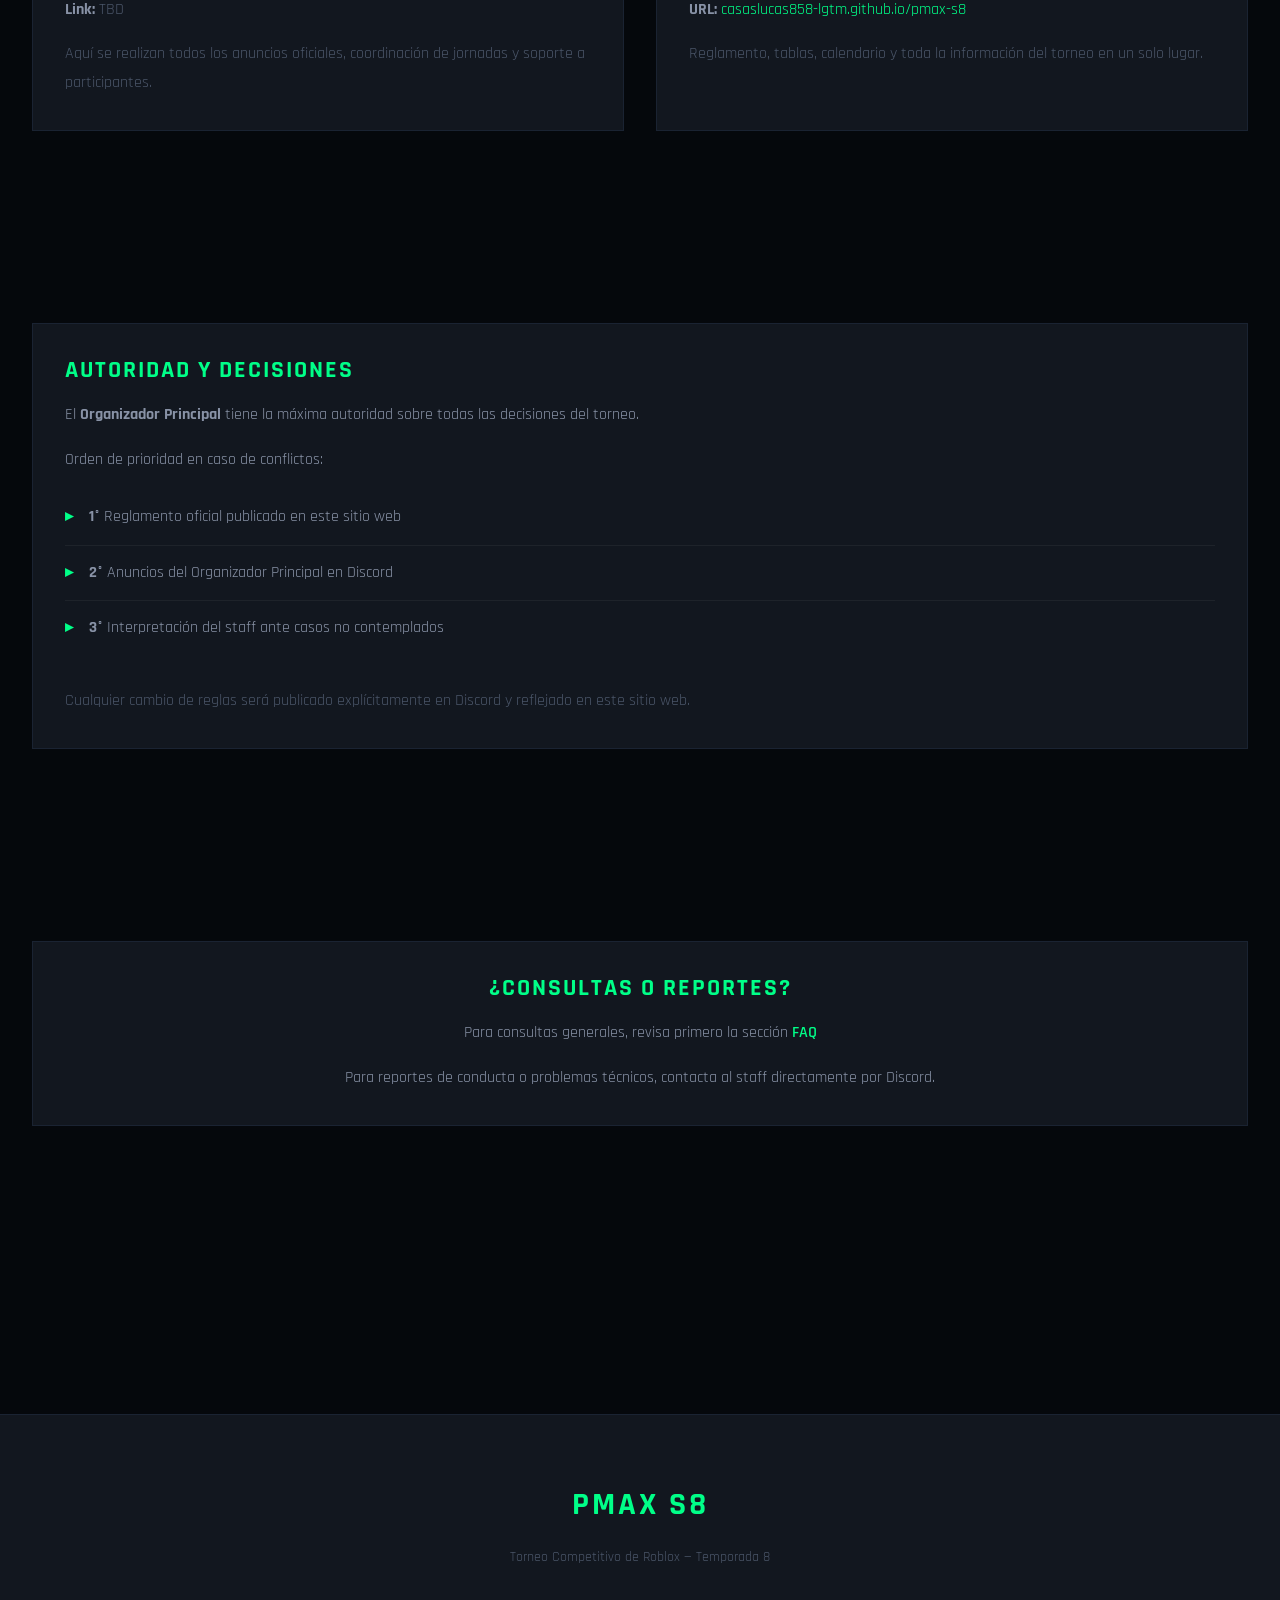
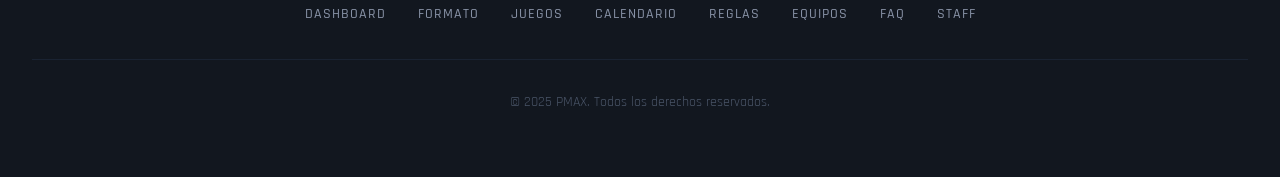
<file: pages/staff.html>
<!DOCTYPE html>
<html lang="es">
<head>
    <meta charset="UTF-8">
    <meta name="viewport" content="width=device-width, initial-scale=1.0">
    <title>Staff — PMAX S8</title>
    <link rel="preconnect" href="https://fonts.googleapis.com">
    <link rel="preconnect" href="https://fonts.gstatic.com" crossorigin>
    <link href="https://fonts.googleapis.com/css2?family=Rajdhani:wght@300;400;500;600;700&family=JetBrains+Mono:wght@400;500;600;700&display=swap" rel="stylesheet">
    <link rel="stylesheet" href="../css/base.css">
    <link rel="stylesheet" href="../css/components.css">
</head>
<body>
    <header>
        <nav>
            <div class="logo">PMAX <span>S8</span></div>
            <button class="menu-toggle" aria-label="Toggle menu">☰</button>
            <ul class="nav-links">
                <li><a href="../index.html">Dashboard</a></li>
                <li><a href="formato.html">Formato</a></li>
                <li><a href="juegos.html">Juegos</a></li>
                <li><a href="calendario.html">Calendario</a></li>
                <li><a href="reglas.html">Reglas</a></li>
                <li><a href="equipos.html">Equipos</a></li>
                <li><a href="faq.html">FAQ</a></li>
            </ul>
        </nav>
    </header>

    <main class="page-content">
        <section class="page-hero">
            <div class="container">
                <h1>Staff</h1>
                <p>Organización del Torneo</p>
            </div>
        </section>

        <section class="section">
            <div class="container">
                <div class="section-header">
                    <h2 class="section-title">Equipo Organizador</h2>
                    <p class="section-subtitle">Staff oficial de PMAX S8</p>
                </div>

                <div class="grid grid-3">
                    <div class="card">
                        <h3 class="card-title">Organizador Principal</h3>
                        <div class="card-content">
                            <p><strong>Rol:</strong> Dirección general del torneo</p>
                            <p><strong>Responsabilidades:</strong></p>
                            <ul class="styled-list mt-sm">
                                <li>Decisiones finales</li>
                                <li>Reglamento oficial</li>
                                <li>Validación de resultados</li>
                                <li>Sanciones mayores</li>
                            </ul>
                        </div>
                    </div>

                    <div class="card">
                        <h3 class="card-title">Staff de Comunicación (S1)</h3>
                        <div class="card-content">
                            <p><strong>Rol:</strong> Gestión de anuncios y comunicación</p>
                            <p><strong>Responsabilidades:</strong></p>
                            <ul class="styled-list mt-sm">
                                <li>Anuncios de jornadas</li>
                                <li>Mensajes oficiales</li>
                                <li>Actualización de información</li>
                                <li>Comunicación pública</li>
                            </ul>
                        </div>
                    </div>

                    <div class="card">
                        <h3 class="card-title">Staff Operativo (S3)</h3>
                        <div class="card-content">
                            <p><strong>Rol:</strong> Soporte operativo y logística</p>
                            <p><strong>Responsabilidades:</strong></p>
                            <ul class="styled-list mt-sm">
                                <li>Soporte de jornadas</li>
                                <li>Check-in de equipos</li>
                                <li>Recolección de resultados</li>
                                <li>Backup operativo</li>
                            </ul>
                        </div>
                    </div>
                </div>
            </div>
        </section>

        <section class="section">
            <div class="container">
                <div class="section-header">
                    <h2 class="section-title">Contacto</h2>
                    <p class="section-subtitle">Canales oficiales de comunicación</p>
                </div>

                <div class="grid grid-2">
                    <div class="card">
                        <h3 class="card-title">Discord Oficial</h3>
                        <div class="card-content">
                            <p>Canal principal de comunicación del torneo</p>
                            <p class="mt-sm"><strong>Link:</strong> <span class="text-muted">TBD</span></p>
                            <p class="mt-sm text-muted">Aquí se realizan todos los anuncios oficiales, coordinación de jornadas y soporte a participantes.</p>
                        </div>
                    </div>

                    <div class="card">
                        <h3 class="card-title">Sitio Web</h3>
                        <div class="card-content">
                            <p>Información oficial y actualizada del torneo</p>
                            <p class="mt-sm"><strong>URL:</strong> <a href="https://casaslucas858-lgtm.github.io/pmax-s8/" style="color: var(--primary);">casaslucas858-lgtm.github.io/pmax-s8</a></p>
                            <p class="mt-sm text-muted">Reglamento, tablas, calendario y toda la información del torneo en un solo lugar.</p>
                        </div>
                    </div>
                </div>
            </div>
        </section>

        <section class="section">
            <div class="container">
                <div class="card">
                    <h3 class="card-title">Autoridad y Decisiones</h3>
                    <div class="card-content">
                        <p class="mb-sm">El <strong>Organizador Principal</strong> tiene la máxima autoridad sobre todas las decisiones del torneo.</p>
                        <p class="mb-sm">Orden de prioridad en caso de conflictos:</p>
                        <ul class="styled-list">
                            <li><strong>1°</strong> Reglamento oficial publicado en este sitio web</li>
                            <li><strong>2°</strong> Anuncios del Organizador Principal en Discord</li>
                            <li><strong>3°</strong> Interpretación del staff ante casos no contemplados</li>
                        </ul>
                        <p class="mt-md text-muted">Cualquier cambio de reglas será publicado explícitamente en Discord y reflejado en este sitio web.</p>
                    </div>
                </div>
            </div>
        </section>

        <section class="section">
            <div class="container">
                <div class="card text-center">
                    <h3 class="card-title">¿Consultas o Reportes?</h3>
                    <div class="card-content">
                        <p>Para consultas generales, revisa primero la sección <a href="faq.html" style="color: var(--primary); font-weight: 600;">FAQ</a></p>
                        <p class="mt-sm">Para reportes de conducta o problemas técnicos, contacta al staff directamente por Discord.</p>
                    </div>
                </div>
            </div>
        </section>
    </main>

    <footer>
        <div class="footer-content">
            <div class="footer-brand">PMAX S8</div>
            <p class="footer-text">Torneo Competitivo de Roblox — Temporada 8</p>
            
            <ul class="footer-links">
                <li><a href="../index.html">Dashboard</a></li>
                <li><a href="formato.html">Formato</a></li>
                <li><a href="juegos.html">Juegos</a></li>
                <li><a href="calendario.html">Calendario</a></li>
                <li><a href="reglas.html">Reglas</a></li>
                <li><a href="equipos.html">Equipos</a></li>
                <li><a href="faq.html">FAQ</a></li>
                <li><a href="staff.html">Staff</a></li>
            </ul>

            <div class="copyright">
                © 2025 PMAX. Todos los derechos reservados.
            </div>
        </div>
    </footer>

    <script src="../js/nav.js"></script>
</body>
</html>
</file>
<file: css/base.css>
/* ===========================
   PMAX S8 - BASE STYLES
   Variables, Reset, Utilities
   =========================== */

:root {
    /* Colors */
    --primary: #00ff88;
    --primary-dark: #00cc6a;
    --bg-dark: #0a0e14;
    --bg-darker: #05080c;
    --bg-card: #12171f;
    --text-primary: #ffffff;
    --text-secondary: #8892a6;
    --text-muted: #4a5568;
    --border: #1a2332;
    --accent: #ff3366;
    --accent-blue: #00d4ff;
    
    /* Spacing */
    --spacing-xs: 0.5rem;
    --spacing-sm: 1rem;
    --spacing-md: 2rem;
    --spacing-lg: 4rem;
    --spacing-xl: 6rem;
    
    /* Typography */
    --font-display: 'Rajdhani', sans-serif;
    --font-mono: 'JetBrains Mono', monospace;
    
    /* Transitions */
    --transition-fast: 0.2s ease;
    --transition-normal: 0.3s ease;
    --transition-slow: 0.5s ease;
}

/* Reset */
* {
    margin: 0;
    padding: 0;
    box-sizing: border-box;
}

html {
    scroll-behavior: smooth;
}

body {
    font-family: var(--font-display);
    background: var(--bg-darker);
    color: var(--text-primary);
    line-height: 1.6;
    overflow-x: hidden;
}

/* Typography */
h1, h2, h3, h4, h5, h6 {
    font-weight: 700;
    line-height: 1.2;
}

a {
    color: inherit;
    text-decoration: none;
}

img {
    max-width: 100%;
    height: auto;
    display: block;
}

/* Utilities */
.container {
    max-width: 1400px;
    margin: 0 auto;
    padding: 0 var(--spacing-md);
}

.section {
    padding: var(--spacing-xl) 0;
}

.text-center { text-align: center; }
.text-primary { color: var(--primary); }
.text-muted { color: var(--text-muted); }
.mono { font-family: var(--font-mono); }

.mb-xs { margin-bottom: var(--spacing-xs); }
.mb-sm { margin-bottom: var(--spacing-sm); }
.mb-md { margin-bottom: var(--spacing-md); }
.mb-lg { margin-bottom: var(--spacing-lg); }

.mt-xs { margin-top: var(--spacing-xs); }
.mt-sm { margin-top: var(--spacing-sm); }
.mt-md { margin-top: var(--spacing-md); }
.mt-lg { margin-top: var(--spacing-lg); }

/* Grid system */
.grid {
    display: grid;
    gap: var(--spacing-md);
}

.grid-2 { grid-template-columns: repeat(2, 1fr); }
.grid-3 { grid-template-columns: repeat(3, 1fr); }
.grid-4 { grid-template-columns: repeat(4, 1fr); }

/* Responsive */
@media (max-width: 968px) {
    .grid-2, .grid-3, .grid-4 {
        grid-template-columns: 1fr;
    }
}

/* Animations */
@keyframes fadeIn {
    from { opacity: 0; }
    to { opacity: 1; }
}

@keyframes slideDown {
    from { transform: translateY(-100%); }
    to { transform: translateY(0); }
}

@keyframes fadeInUp {
    from {
        opacity: 0;
        transform: translateY(30px);
    }
    to {
        opacity: 1;
        transform: translateY(0);
    }
}

@keyframes pulse {
    0%, 100% { box-shadow: 0 0 0 0 rgba(0, 255, 136, 0.4); }
    50% { box-shadow: 0 0 0 10px rgba(0, 255, 136, 0); }
}
</file>
<file: css/components.css>
/* ===========================
   PMAX S8 - COMPONENTS
   Reusable UI Components
   =========================== */

/* HEADER & NAV */
header {
    position: fixed;
    top: 0;
    width: 100%;
    background: rgba(10, 14, 20, 0.95);
    backdrop-filter: blur(10px);
    border-bottom: 1px solid var(--border);
    z-index: 1000;
    animation: slideDown var(--transition-slow);
}

nav {
    max-width: 1400px;
    margin: 0 auto;
    padding: 1.2rem 2rem;
    display: flex;
    justify-content: space-between;
    align-items: center;
}

.logo {
    font-size: 1.8rem;
    font-weight: 700;
    letter-spacing: 2px;
    color: var(--primary);
    text-transform: uppercase;
}

.logo span {
    color: var(--text-muted);
    font-weight: 300;
}

.nav-links {
    display: flex;
    gap: 2.5rem;
    list-style: none;
}

.nav-links a {
    color: var(--text-secondary);
    font-weight: 500;
    font-size: 1rem;
    text-transform: uppercase;
    letter-spacing: 1px;
    transition: color var(--transition-normal);
    position: relative;
}

.nav-links a::after {
    content: '';
    position: absolute;
    bottom: -5px;
    left: 0;
    width: 0;
    height: 2px;
    background: var(--primary);
    transition: width var(--transition-normal);
}

.nav-links a:hover,
.nav-links a.active {
    color: var(--primary);
}

.nav-links a:hover::after,
.nav-links a.active::after {
    width: 100%;
}

/* Mobile menu toggle */
.menu-toggle {
    display: none;
    background: none;
    border: none;
    color: var(--primary);
    font-size: 1.5rem;
    cursor: pointer;
}

@media (max-width: 968px) {
    .menu-toggle {
        display: block;
    }

    .nav-links {
        display: none;
        position: absolute;
        top: 100%;
        left: 0;
        right: 0;
        background: var(--bg-dark);
        flex-direction: column;
        padding: 2rem;
        border-bottom: 1px solid var(--border);
    }

    .nav-links.active {
        display: flex;
    }
}

/* SECTION HEADER */
.section-header {
    margin-bottom: var(--spacing-lg);
    border-bottom: 2px solid var(--border);
    padding-bottom: var(--spacing-sm);
}

.section-title {
    font-size: 2.5rem;
    font-weight: 700;
    text-transform: uppercase;
    letter-spacing: 3px;
    color: var(--primary);
}

.section-subtitle {
    font-size: 1.1rem;
    color: var(--text-muted);
    margin-top: var(--spacing-xs);
    font-weight: 300;
}

/* CARDS */
.card {
    background: var(--bg-card);
    border: 1px solid var(--border);
    padding: var(--spacing-md);
    transition: all var(--transition-normal);
    position: relative;
    overflow: hidden;
}

.card::before {
    content: '';
    position: absolute;
    top: 0;
    left: 0;
    width: 4px;
    height: 100%;
    background: var(--primary);
    transform: scaleY(0);
    transition: transform var(--transition-normal);
}

.card:hover {
    border-color: var(--primary);
    transform: translateX(5px);
}

.card:hover::before {
    transform: scaleY(1);
}

.card-title {
    font-size: 1.5rem;
    font-weight: 700;
    text-transform: uppercase;
    letter-spacing: 2px;
    margin-bottom: var(--spacing-sm);
    color: var(--primary);
}

.card-content {
    color: var(--text-secondary);
    line-height: 1.8;
}

/* TABLES */
.table {
    width: 100%;
    border-collapse: separate;
    border-spacing: 0;
    background: var(--bg-card);
    border: 1px solid var(--border);
}

.table thead {
    background: rgba(0, 255, 136, 0.05);
}

.table th {
    padding: 1.2rem 1.5rem;
    text-align: left;
    font-weight: 700;
    text-transform: uppercase;
    letter-spacing: 1px;
    font-size: 0.9rem;
    color: var(--primary);
    border-bottom: 2px solid var(--primary);
}

.table td {
    padding: 1.2rem 1.5rem;
    border-bottom: 1px solid var(--border);
    color: var(--text-secondary);
    font-weight: 500;
}

.table tr:hover td {
    background: rgba(0, 255, 136, 0.03);
    color: var(--text-primary);
}

.table .rank {
    font-weight: 700;
    color: var(--primary);
    font-size: 1.2rem;
}

.table .team-name {
    font-weight: 700;
    color: var(--text-primary);
}

/* BADGES */
.badge {
    display: inline-block;
    padding: 0.5rem 1rem;
    background: rgba(0, 255, 136, 0.1);
    border: 1px solid var(--primary);
    border-radius: 4px;
    font-size: 0.85rem;
    font-weight: 600;
    letter-spacing: 1px;
    text-transform: uppercase;
}

.badge.accent {
    background: rgba(255, 51, 102, 0.1);
    border-color: var(--accent);
    color: var(--accent);
}

/* LISTS */
.styled-list {
    list-style: none;
}

.styled-list li {
    padding: 0.8rem 0;
    padding-left: 1.5rem;
    color: var(--text-secondary);
    position: relative;
    border-bottom: 1px solid rgba(255, 255, 255, 0.05);
}

.styled-list li:last-child {
    border-bottom: none;
}

.styled-list li::before {
    content: '▸';
    position: absolute;
    left: 0;
    color: var(--primary);
    font-weight: 700;
}

/* FOOTER */
footer {
    background: var(--bg-card);
    border-top: 1px solid var(--border);
    padding: var(--spacing-lg) var(--spacing-md);
    margin-top: var(--spacing-xl);
    text-align: center;
}

.footer-content {
    max-width: 1400px;
    margin: 0 auto;
}

.footer-brand {
    font-size: 2rem;
    font-weight: 700;
    letter-spacing: 3px;
    color: var(--primary);
    margin-bottom: var(--spacing-sm);
}

.footer-text {
    color: var(--text-muted);
    font-size: 0.9rem;
    margin-bottom: var(--spacing-md);
}

.footer-links {
    display: flex;
    justify-content: center;
    gap: 2rem;
    list-style: none;
    margin-bottom: var(--spacing-md);
    flex-wrap: wrap;
}

.footer-links a {
    color: var(--text-secondary);
    font-weight: 500;
    text-transform: uppercase;
    letter-spacing: 1px;
    font-size: 0.9rem;
    transition: color var(--transition-normal);
}

.footer-links a:hover {
    color: var(--primary);
}

.copyright {
    color: var(--text-muted);
    font-size: 0.85rem;
    margin-top: var(--spacing-md);
    padding-top: var(--spacing-md);
    border-top: 1px solid var(--border);
}

/* PAGE CONTENT */
.page-content {
    margin-top: 80px;
    min-height: calc(100vh - 300px);
    padding: var(--spacing-xl) 0;
}

/* HERO (optional for pages) */
.page-hero {
    padding: var(--spacing-lg) 0;
    background: 
        linear-gradient(135deg, rgba(0, 255, 136, 0.05) 0%, rgba(0, 212, 255, 0.05) 100%),
        var(--bg-darker);
    border-bottom: 1px solid var(--border);
}

.page-hero h1 {
    font-size: 3.5rem;
    font-weight: 700;
    letter-spacing: 4px;
    text-transform: uppercase;
    margin-bottom: var(--spacing-sm);
    background: linear-gradient(135deg, var(--primary) 0%, var(--accent-blue) 100%);
    -webkit-background-clip: text;
    -webkit-text-fill-color: transparent;
    background-clip: text;
}

.page-hero p {
    font-size: 1.2rem;
    color: var(--text-muted);
    letter-spacing: 1px;
}
</file>
